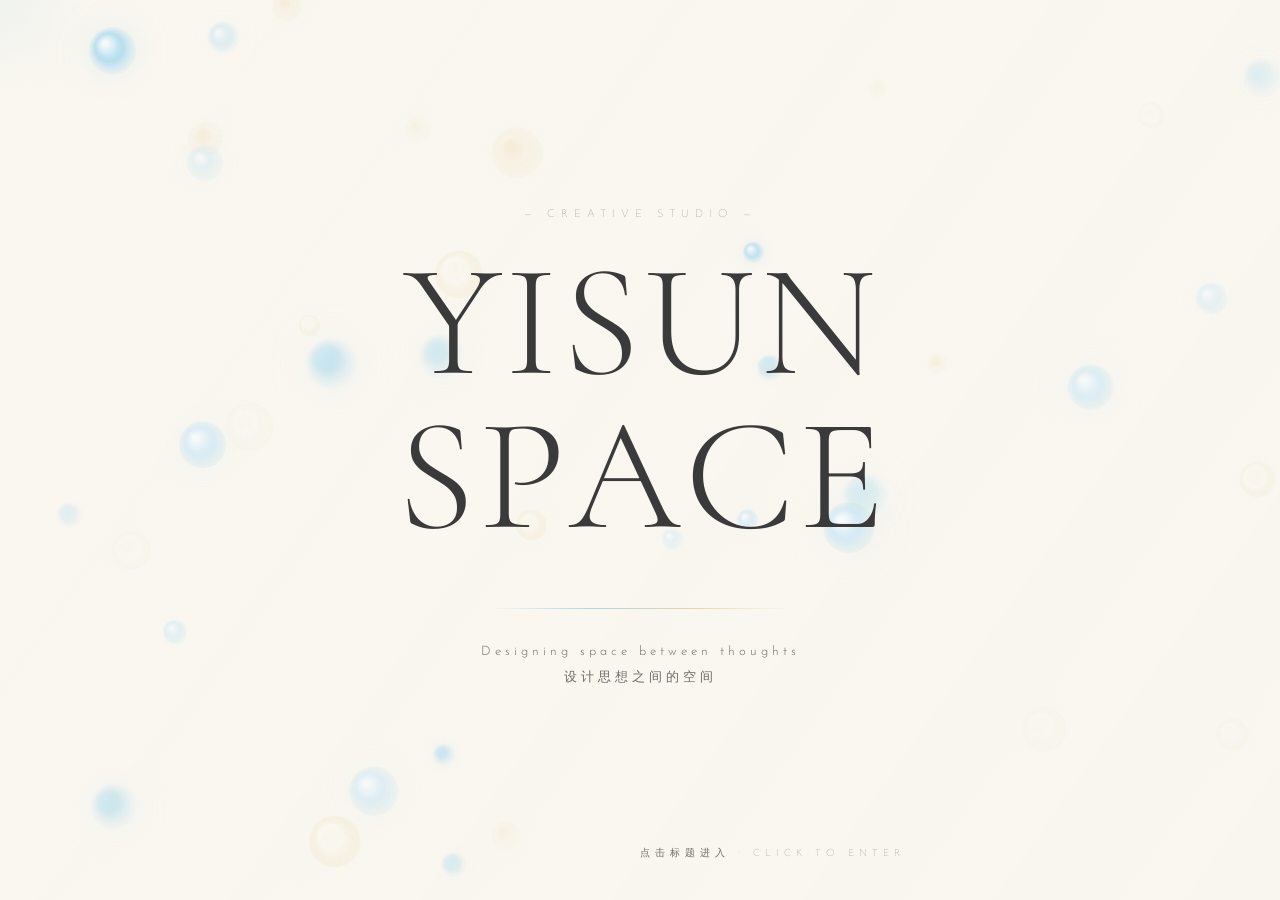
<file: index.html>
<!DOCTYPE html>
<html lang="zh">
<head>
<meta charset="UTF-8">
<meta name="viewport" content="width=device-width, initial-scale=1.0">
<title>YISUN SPACE</title>
<link href="https://fonts.googleapis.com/css2?family=Cormorant+Garamond:wght@300;400;600&family=Josefin+Sans:wght@100;300;400&display=swap" rel="stylesheet">
<style>
  :root {
    --cream: #FAF7F0;
    --rice: #F5EDD8;
    --sky: #A8D8EA;
    --cerulean: #87CEEB;
    --azure: #B8E0F7;
    --pale-blue: #D6EAF8;
    --warm-gold: #E8D5A3;
    --soft-sand: #EDE0C4;
    --ink: #3A3A3A;
    --light-ink: #6B6B6B;
  }

  * { margin: 0; padding: 0; box-sizing: border-box; }

  body {
    background: var(--cream);
    font-family: 'Josefin Sans', sans-serif;
    overflow-x: hidden;
    min-height: 100vh;
  }

  #marbleCanvas {
    position: fixed;
    top: 0; left: 0;
    width: 100%; height: 100%;
    z-index: 0;
    pointer-events: none;
  }

  .container {
    position: relative;
    z-index: 10;
    min-height: 100vh;
    display: flex;
    flex-direction: column;
    align-items: center;
    justify-content: center;
    padding: 40px 20px;
  }

  .subtitle {
    font-family: 'Josefin Sans', sans-serif;
    font-weight: 100;
    font-size: 11px;
    letter-spacing: 6px;
    color: var(--light-ink);
    text-transform: uppercase;
    margin-bottom: 30px;
    opacity: 0;
    animation: fadeUp 1s ease 0.5s forwards;
  }

  .hero-title {
    display: flex;
    flex-direction: column;
    align-items: center;
    gap: 10px;
    margin-bottom: 40px;
    cursor: pointer;
  }

  .word {
    display: flex;
    gap: 4px;
  }

  .letter {
    font-family: 'Cormorant Garamond', serif;
    font-weight: 300;
    font-size: clamp(72px, 14vw, 160px);
    color: var(--ink);
    display: inline-block;
    opacity: 0;
    transform: translateY(40px);
    animation: letterRise 0.7s cubic-bezier(0.16, 1, 0.3, 1) forwards;
    position: relative;
    line-height: 0.9;
    cursor: pointer;
    transition: color 0.3s ease;
  }

  .letter:hover { color: var(--sky); }

  .word:first-child .letter:nth-child(1) { animation-delay: 0.1s; }
  .word:first-child .letter:nth-child(2) { animation-delay: 0.18s; }
  .word:first-child .letter:nth-child(3) { animation-delay: 0.26s; }
  .word:first-child .letter:nth-child(4) { animation-delay: 0.34s; }
  .word:first-child .letter:nth-child(5) { animation-delay: 0.42s; }
  .word:last-child .letter:nth-child(1)  { animation-delay: 0.56s; }
  .word:last-child .letter:nth-child(2)  { animation-delay: 0.64s; }
  .word:last-child .letter:nth-child(3)  { animation-delay: 0.72s; }
  .word:last-child .letter:nth-child(4)  { animation-delay: 0.80s; }
  .word:last-child .letter:nth-child(5)  { animation-delay: 0.88s; }

  .divider {
    width: 0;
    height: 1px;
    background: linear-gradient(90deg, transparent, var(--sky), var(--warm-gold), transparent);
    margin: 20px auto 30px;
    animation: expandLine 1.2s ease 1.2s forwards;
  }

  .tagline {
    font-family: 'Josefin Sans', sans-serif;
    font-weight: 300;
    font-size: 13px;
    letter-spacing: 4px;
    color: var(--light-ink);
    opacity: 0;
    animation: fadeUp 1s ease 1.4s forwards;
    text-align: center;
    line-height: 2;
  }

  /* Enter hint */
  .enter-hint {
    position: fixed;
    bottom: 40px;
    left: 50%;
    transform: translateX(-50%);
    font-family: 'Josefin Sans', sans-serif;
    font-weight: 100;
    font-size: 10px;
    letter-spacing: 5px;
    color: var(--light-ink);
    opacity: 0;
    animation: fadeUp 1s ease 2s forwards;
    text-transform: uppercase;
    z-index: 10;
  }

  .orbs-container {
    position: fixed;
    top: 0; left: 0;
    width: 100%; height: 100%;
    pointer-events: none;
    z-index: 1;
  }

  .cursor-glow {
    position: fixed;
    width: 200px;
    height: 200px;
    border-radius: 50%;
    background: radial-gradient(circle, rgba(168,216,234,0.12) 0%, transparent 70%);
    pointer-events: none;
    z-index: 5;
    transform: translate(-50%, -50%);
    transition: transform 0.1s ease;
  }

  @keyframes letterRise {
    to { opacity: 1; transform: translateY(0); }
  }
  @keyframes fadeUp {
    to { opacity: 1; transform: translateY(0); }
  }
  @keyframes expandLine {
    to { width: 300px; }
  }
  @keyframes float {
    0%   { transform: translateY(100vh) scale(0); opacity: 0; }
    10%  { opacity: 0.18; }
    90%  { opacity: 0.18; }
    100% { transform: translateY(-100px) scale(1); opacity: 0; }
  }
</style>
</head>
<body>

<canvas id="marbleCanvas"></canvas>
<div class="cursor-glow" id="cursorGlow"></div>
<div class="orbs-container" id="orbsContainer"></div>

<div class="container">
  <p class="subtitle">— Creative Studio —</p>

  <div class="hero-title" id="heroTitle">
    <div class="word">
      <span class="letter">Y</span>
      <span class="letter">I</span>
      <span class="letter">S</span>
      <span class="letter">U</span>
      <span class="letter">N</span>
    </div>
    <div class="word">
      <span class="letter">S</span>
      <span class="letter">P</span>
      <span class="letter">A</span>
      <span class="letter">C</span>
      <span class="letter">E</span>
    </div>
  </div>

  <div class="divider"></div>

  <p class="tagline">
    Designing space between thoughts<br>
    设计思想之间的空间
  </p>
</div>

<p class="enter-hint">点击标题进入 · click to enter</p>

<script>
// ===== MARBLE CANVAS =====
const canvas = document.getElementById('marbleCanvas');
const ctx = canvas.getContext('2d');

function resize() {
  canvas.width = window.innerWidth;
  canvas.height = window.innerHeight;
}
resize();
window.addEventListener('resize', resize);

const COLORS = [
  ['#A8D8EA','#D6EAF8','#87CEEB'],
  ['#F5EDD8','#EDE0C4','#E8D5A3'],
  ['#B8E0F7','#A8D8EA','#ffffff'],
  ['#FAF7F0','#E8D5A3','#F5EDD8'],
  ['#87CEEB','#B8E0F7','#ffffff'],
];

class Marble {
  constructor() { this.reset(true); }
  reset(init = false) {
    this.r  = Math.random() * 18 + 8;
    this.x  = Math.random() * canvas.width;
    this.y  = init ? Math.random() * canvas.height : canvas.height + this.r + 10;
    this.vx = (Math.random() - 0.5) * 0.8;
    this.vy = -(Math.random() * 1.2 + 0.4);
    this.colors = COLORS[Math.floor(Math.random() * COLORS.length)];
    this.opacity = Math.random() * 0.45 + 0.15;
    this.shimmer = Math.random() * Math.PI * 2;
    this.shimmerSpeed = Math.random() * 0.02 + 0.01;
  }
  draw() {
    this.shimmer += this.shimmerSpeed;
    const shimOffset = Math.sin(this.shimmer) * 0.1;
    const g = ctx.createRadialGradient(
      this.x - this.r * 0.3, this.y - this.r * 0.3, this.r * 0.1,
      this.x, this.y, this.r
    );
    g.addColorStop(0, this.colors[2] + 'FF');
    g.addColorStop(0.5 + shimOffset, this.colors[0] + 'CC');
    g.addColorStop(1, this.colors[1] + '44');
    ctx.save();
    ctx.globalAlpha = this.opacity;
    ctx.shadowColor = this.colors[0];
    ctx.shadowBlur  = this.r * 1.5;
    ctx.beginPath();
    ctx.arc(this.x, this.y, this.r, 0, Math.PI * 2);
    ctx.fillStyle = g;
    ctx.fill();
    ctx.shadowBlur = 0;
    const sg = ctx.createRadialGradient(
      this.x - this.r * 0.35, this.y - this.r * 0.35, 0,
      this.x - this.r * 0.25, this.y - this.r * 0.25, this.r * 0.5
    );
    sg.addColorStop(0, 'rgba(255,255,255,0.7)');
    sg.addColorStop(1, 'rgba(255,255,255,0)');
    ctx.beginPath();
    ctx.arc(this.x, this.y, this.r, 0, Math.PI * 2);
    ctx.fillStyle = sg;
    ctx.fill();
    ctx.restore();
    this.x += this.vx;
    this.y += this.vy;
    if (this.x - this.r < 0 || this.x + this.r > canvas.width) this.vx *= -1;
    if (this.y + this.r < -50) this.reset();
  }
}

const marbles = Array.from({ length: 38 }, () => new Marble());

function animate() {
  ctx.clearRect(0, 0, canvas.width, canvas.height);
  const bg = ctx.createLinearGradient(0, 0, canvas.width, canvas.height);
  bg.addColorStop(0, 'rgba(250,247,240,0)');
  bg.addColorStop(1, 'rgba(214,234,248,0.04)');
  ctx.fillStyle = bg;
  ctx.fillRect(0, 0, canvas.width, canvas.height);
  marbles.forEach(m => m.draw());
  requestAnimationFrame(animate);
}
animate();

// ===== CURSOR GLOW =====
const glow = document.getElementById('cursorGlow');
document.addEventListener('mousemove', e => {
  glow.style.left = e.clientX + 'px';
  glow.style.top  = e.clientY + 'px';
});

// ===== HERO TITLE CLICK → /gateway/ =====
document.getElementById('heroTitle').addEventListener('click', () => {
  window.location.href = '/gateway/';
});

// ===== LETTER HOVER magnetic effect =====
document.querySelectorAll('.letter').forEach(el => {
  el.addEventListener('mousemove', e => {
    const rect = el.getBoundingClientRect();
    const cx = rect.left + rect.width / 2;
    const cy = rect.top  + rect.height / 2;
    const dx = (e.clientX - cx) / rect.width  * 12;
    const dy = (e.clientY - cy) / rect.height * 12;
    el.style.transform  = `translate(${dx}px, ${dy}px) scale(1.05)`;
    el.style.transition = 'transform 0.1s ease, color 0.3s ease';
  });
  el.addEventListener('mouseleave', () => {
    el.style.transform  = '';
    el.style.transition = 'transform 0.4s cubic-bezier(0.34,1.56,0.64,1), color 0.3s ease';
  });
});
</script>
</body>
</html>
</file>
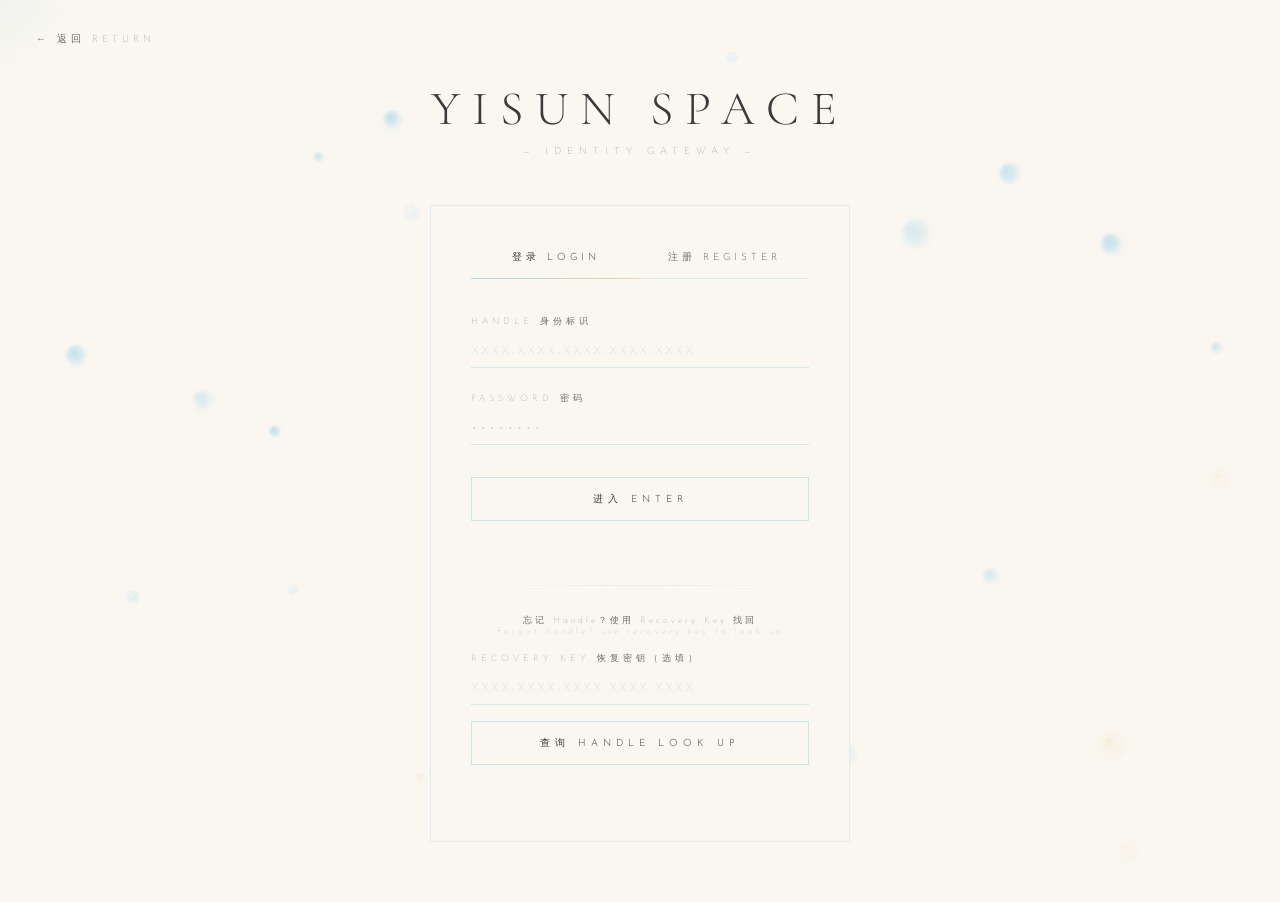
<file: app/index.html>
<!DOCTYPE html>
<html lang="zh">
<head>
<meta charset="UTF-8">
<meta name="viewport" content="width=device-width, initial-scale=1.0">
<title>YISUN SPACE — App</title>
<link href="https://fonts.googleapis.com/css2?family=Cormorant+Garamond:wght@300;400;600&family=Josefin+Sans:wght@100;300;400&display=swap" rel="stylesheet">
<style>
  :root {
    --cream: #FAF7F0;
    --sky: #A8D8EA;
    --cerulean: #87CEEB;
    --warm-gold: #E8D5A3;
    --ink: #3A3A3A;
    --light-ink: #6B6B6B;
  }

  * { margin: 0; padding: 0; box-sizing: border-box; }

  body {
    background: var(--cream);
    font-family: 'Josefin Sans', sans-serif;
    overflow-x: hidden;
    min-height: 100vh;
  }

  #marbleCanvas {
    position: fixed;
    top: 0; left: 0;
    width: 100%; height: 100%;
    z-index: 0;
    pointer-events: none;
  }

  .cursor-glow {
    position: fixed;
    width: 180px; height: 180px;
    border-radius: 50%;
    background: radial-gradient(circle, rgba(168,216,234,0.08) 0%, transparent 70%);
    pointer-events: none;
    z-index: 5;
    transform: translate(-50%, -50%);
  }

  /* Top bar */
  .topbar {
    position: fixed;
    top: 0; left: 0; right: 0;
    z-index: 20;
    display: flex;
    align-items: center;
    justify-content: space-between;
    padding: 24px 36px;
    background: rgba(250,247,240,0.7);
    backdrop-filter: blur(12px);
    border-bottom: 1px solid rgba(168,216,234,0.15);
    opacity: 0;
    animation: fadeIn 0.6s ease 0.4s forwards;
  }

  .topbar-logo {
    font-family: 'Cormorant Garamond', serif;
    font-weight: 300;
    font-size: 18px;
    letter-spacing: 8px;
    color: var(--ink);
    text-transform: uppercase;
  }

  .topbar-right {
    display: flex;
    align-items: center;
    gap: 24px;
  }

  .user-handle {
    font-family: 'Josefin Sans', sans-serif;
    font-weight: 100;
    font-size: 9px;
    letter-spacing: 3px;
    color: var(--light-ink);
    text-transform: uppercase;
  }

  .logout-btn {
    background: none;
    border: 1px solid rgba(168,216,234,0.4);
    font-family: 'Josefin Sans', sans-serif;
    font-weight: 100;
    font-size: 8px;
    letter-spacing: 3px;
    text-transform: uppercase;
    color: var(--light-ink);
    padding: 6px 12px;
    cursor: pointer;
    transition: all 0.3s ease;
  }

  .logout-btn:hover { border-color: var(--sky); color: var(--ink); }

  /* Main */
  .container {
    position: relative;
    z-index: 10;
    min-height: 100vh;
    display: flex;
    flex-direction: column;
    align-items: center;
    justify-content: center;
    padding: 100px 20px 60px;
  }

  .greeting {
    font-family: 'Cormorant Garamond', serif;
    font-weight: 300;
    font-size: clamp(36px, 7vw, 72px);
    color: var(--ink);
    letter-spacing: 6px;
    text-align: center;
    opacity: 0;
    animation: fadeUp 0.8s ease 0.6s forwards;
    margin-bottom: 12px;
  }

  .greeting-sub {
    font-family: 'Josefin Sans', sans-serif;
    font-weight: 100;
    font-size: 10px;
    letter-spacing: 5px;
    color: var(--light-ink);
    text-transform: uppercase;
    text-align: center;
    opacity: 0;
    animation: fadeUp 0.8s ease 0.8s forwards;
    margin-bottom: 60px;
  }

  .divider {
    width: 200px;
    height: 1px;
    background: linear-gradient(90deg, transparent, var(--sky), var(--warm-gold), transparent);
    margin: 0 auto 60px;
    opacity: 0;
    animation: fadeIn 1s ease 1s forwards;
  }

  /* Space grid — placeholder for future sub-domains */
  .space-grid {
    display: grid;
    grid-template-columns: repeat(auto-fit, minmax(200px, 1fr));
    gap: 20px;
    width: 100%;
    max-width: 700px;
    opacity: 0;
    animation: fadeUp 0.8s ease 1.1s forwards;
  }

  .space-card {
    border: 1px solid rgba(168,216,234,0.25);
    background: rgba(250,247,240,0.6);
    backdrop-filter: blur(8px);
    padding: 32px 28px;
    transition: all 0.3s ease;
    cursor: default;
    position: relative;
    overflow: hidden;
  }

  .space-card.coming-soon {
    opacity: 0.5;
  }

  .space-card::before {
    content: '';
    position: absolute;
    top: 0; left: -100%;
    width: 100%; height: 100%;
    background: linear-gradient(90deg, transparent, rgba(168,216,234,0.08), transparent);
    transition: left 0.6s ease;
  }

  .space-card:hover::before { left: 100%; }

  .space-card:hover {
    border-color: rgba(168,216,234,0.5);
  }

  .card-tag {
    font-family: 'Josefin Sans', sans-serif;
    font-weight: 100;
    font-size: 8px;
    letter-spacing: 4px;
    color: var(--cerulean);
    text-transform: uppercase;
    margin-bottom: 12px;
  }

  .card-title {
    font-family: 'Cormorant Garamond', serif;
    font-weight: 300;
    font-size: 22px;
    color: var(--ink);
    letter-spacing: 2px;
    margin-bottom: 8px;
  }

  .card-desc {
    font-family: 'Josefin Sans', sans-serif;
    font-weight: 100;
    font-size: 9px;
    letter-spacing: 2px;
    color: var(--light-ink);
    line-height: 1.8;
  }

  /* Profile section */
  .profile-section {
    width: 100%;
    max-width: 700px;
    margin-top: 40px;
    opacity: 0;
    animation: fadeUp 0.8s ease 1.3s forwards;
  }

  .profile-label {
    font-family: 'Josefin Sans', sans-serif;
    font-weight: 100;
    font-size: 9px;
    letter-spacing: 5px;
    text-transform: uppercase;
    color: var(--light-ink);
    margin-bottom: 12px;
  }

  .profile-card {
    border: 1px solid rgba(168,216,234,0.2);
    background: rgba(250,247,240,0.6);
    backdrop-filter: blur(8px);
    padding: 24px 28px;
    display: flex;
    align-items: center;
    justify-content: space-between;
    flex-wrap: wrap;
    gap: 16px;
  }

  .profile-info {
    display: flex;
    flex-direction: column;
    gap: 6px;
  }

  .profile-handle {
    font-family: 'Cormorant Garamond', serif;
    font-weight: 400;
    font-size: 18px;
    color: var(--ink);
    letter-spacing: 3px;
  }

  .profile-public {
    font-family: 'Josefin Sans', sans-serif;
    font-weight: 100;
    font-size: 9px;
    letter-spacing: 3px;
    color: var(--light-ink);
  }

  .set-handle-form {
    display: flex;
    gap: 10px;
    align-items: center;
  }

  .set-handle-input {
    background: transparent;
    border: none;
    border-bottom: 1px solid rgba(168,216,234,0.4);
    font-family: 'Josefin Sans', sans-serif;
    font-weight: 300;
    font-size: 12px;
    letter-spacing: 2px;
    color: var(--ink);
    padding: 4px 0;
    width: 140px;
    outline: none;
    transition: border-color 0.3s;
  }

  .set-handle-input:focus { border-bottom-color: var(--sky); }
  .set-handle-input::placeholder { color: rgba(107,107,107,0.3); font-weight: 100; }

  .set-handle-btn {
    background: none;
    border: 1px solid rgba(168,216,234,0.4);
    font-family: 'Josefin Sans', sans-serif;
    font-weight: 100;
    font-size: 8px;
    letter-spacing: 3px;
    text-transform: uppercase;
    color: var(--light-ink);
    padding: 6px 12px;
    cursor: pointer;
    transition: all 0.3s ease;
    white-space: nowrap;
  }

  .set-handle-btn:hover { border-color: var(--sky); color: var(--ink); }

  .set-handle-msg {
    font-family: 'Josefin Sans', sans-serif;
    font-weight: 100;
    font-size: 9px;
    letter-spacing: 2px;
    color: var(--light-ink);
    margin-top: 8px;
    min-height: 14px;
  }

  .set-handle-msg.error   { color: #C0776A; }
  .set-handle-msg.success { color: #7AAF8A; }

  @keyframes fadeIn { to { opacity: 1; } }
  @keyframes fadeUp {
    from { opacity: 0; transform: translateY(16px); }
    to   { opacity: 1; transform: translateY(0); }
  }
  @keyframes spin { to { transform: rotate(360deg); } }
</style>
</head>
<body>

<canvas id="marbleCanvas"></canvas>
<div class="cursor-glow" id="cursorGlow"></div>

<!-- Top bar -->
<div class="topbar">
  <span class="topbar-logo">Yisun Space</span>
  <div class="topbar-right">
    <span class="user-handle" id="topHandle">—</span>
    <button class="logout-btn" onclick="doLogout()">登出 Logout</button>
  </div>
</div>

<!-- Main -->
<div class="container">
  <h1 class="greeting" id="greeting">Welcome</h1>
  <p class="greeting-sub">你已进入 YISUN SPACE · you have entered</p>

  <div class="divider"></div>

  <!-- Space cards — future sub-domains go here -->
  <div class="space-grid">
    <div class="space-card coming-soon">
      <p class="card-tag">Coming Soon</p>
      <p class="card-title">Space 01</p>
      <p class="card-desc">即将开放<br>More spaces arriving</p>
    </div>
    <div class="space-card coming-soon">
      <p class="card-tag">Coming Soon</p>
      <p class="card-title">Space 02</p>
      <p class="card-desc">即将开放<br>More spaces arriving</p>
    </div>
  </div>

  <!-- Profile -->
  <div class="profile-section">
    <p class="profile-label">Identity · 身份</p>
    <div class="profile-card">
      <div class="profile-info">
        <p class="profile-handle" id="profileHandle">—</p>
        <p class="profile-public" id="profilePublic">public handle 未设置</p>
      </div>
      <div>
        <div class="set-handle-form">
          <input class="set-handle-input" type="text" id="publicHandleInput" placeholder="设置展示名" maxlength="20" autocomplete="off">
          <button class="set-handle-btn" onclick="setPublicHandle()">设置 Set</button>
        </div>
        <p class="set-handle-msg" id="setHandleMsg"></p>
      </div>
    </div>
  </div>
</div>

<script>
const API = 'https://apii.yisun.space';

// ── Auth guard ─────────────────────────────────────────────────
async function init() {
  const token = sessionStorage.getItem('ys_token');
  if (!token) {
    window.location.href = '/gateway/';
    return;
  }

  try {
    const res  = await fetch(API + '/me', {
      headers: { 'Authorization': 'Bearer ' + token }
    });

    if (!res.ok) {
      sessionStorage.removeItem('ys_token');
      window.location.href = '/gateway/';
      return;
    }

    const data = await res.json();
    const user = data.user;

    // Populate UI
    const displayName = user.public_handle || user.handle;
    document.getElementById('greeting').textContent    = 'Welcome';
    document.getElementById('topHandle').textContent   = user.public_handle || user.handle;
    document.getElementById('profileHandle').textContent = user.handle;
    document.getElementById('profilePublic').textContent = user.public_handle
      ? '@ ' + user.public_handle
      : 'public handle 未设置 · not set';

    if (user.public_handle) {
      document.getElementById('publicHandleInput').value = user.public_handle;
    }

  } catch (_) {
    window.location.href = '/gateway/';
  }
}

// ── Set public handle ──────────────────────────────────────────
async function setPublicHandle() {
  const token = sessionStorage.getItem('ys_token');
  const value = document.getElementById('publicHandleInput').value.trim();
  const msg   = document.getElementById('setHandleMsg');

  if (!value) { setMsg(msg, '请输入展示名 · enter a name', 'error'); return; }

  msg.textContent = ''; msg.className = 'set-handle-msg';

  try {
    const res  = await fetch(API + '/handle', {
      method: 'POST',
      headers: { 'Content-Type': 'application/json', 'Authorization': 'Bearer ' + token },
      body: JSON.stringify({ public_handle: value })
    });
    const data = await res.json();

    if (res.ok) {
      setMsg(msg, '已更新 · updated', 'success');
      document.getElementById('topHandle').textContent   = data.public_handle;
      document.getElementById('profilePublic').textContent = '@ ' + data.public_handle;
    } else if (data.error === 'handle_unavailable') {
      setMsg(msg, '该名称已被占用 · name taken', 'error');
    } else if (data.error === 'invalid_handle') {
      setMsg(msg, '格式不符（3-20位字母数字下划线）· invalid format', 'error');
    } else {
      setMsg(msg, '更新失败 · update failed', 'error');
    }
  } catch (_) {
    setMsg(msg, '网络错误 · network error', 'error');
  }
}

function setMsg(el, text, type) {
  el.textContent = text;
  el.className   = 'set-handle-msg ' + type;
}

// ── Logout ─────────────────────────────────────────────────────
async function doLogout() {
  const token = sessionStorage.getItem('ys_token');
  if (!token) { window.location.href = '/gateway/'; return; }

  try {
    await fetch(API + '/logout', {
      method: 'POST',
      headers: { 'Authorization': 'Bearer ' + token }
    });
  } catch (_) {}

  sessionStorage.removeItem('ys_token');
  window.location.href = '/gateway/';
}

// Enter key for handle input
document.addEventListener('DOMContentLoaded', () => {
  document.getElementById('publicHandleInput').addEventListener('keydown', e => {
    if (e.key === 'Enter') setPublicHandle();
  });
});

init();

// ── Marble canvas ──────────────────────────────────────────────
const canvas = document.getElementById('marbleCanvas');
const ctx    = canvas.getContext('2d');

function resize() { canvas.width = window.innerWidth; canvas.height = window.innerHeight; }
resize();
window.addEventListener('resize', resize);

const COLORS = [
  ['#A8D8EA','#D6EAF8','#87CEEB'],
  ['#F5EDD8','#EDE0C4','#E8D5A3'],
  ['#B8E0F7','#A8D8EA','#ffffff'],
];

class Marble {
  constructor() { this.reset(true); }
  reset(init = false) {
    this.r  = Math.random() * 16 + 6;
    this.x  = Math.random() * canvas.width;
    this.y  = init ? Math.random() * canvas.height : canvas.height + this.r;
    this.vx = (Math.random() - 0.5) * 0.7;
    this.vy = -(Math.random() * 1.1 + 0.3);
    this.colors  = COLORS[Math.floor(Math.random() * COLORS.length)];
    this.opacity = Math.random() * 0.35 + 0.1;
    this.shimmer = Math.random() * Math.PI * 2;
  }
  draw() {
    this.shimmer += 0.015;
    const g = ctx.createRadialGradient(
      this.x - this.r * 0.3, this.y - this.r * 0.3, this.r * 0.1,
      this.x, this.y, this.r
    );
    g.addColorStop(0, this.colors[2] + 'FF');
    g.addColorStop(0.5, this.colors[0] + 'CC');
    g.addColorStop(1, this.colors[1] + '44');
    ctx.save();
    ctx.globalAlpha = this.opacity;
    ctx.shadowColor = this.colors[0];
    ctx.shadowBlur  = this.r * 1.2;
    ctx.beginPath();
    ctx.arc(this.x, this.y, this.r, 0, Math.PI * 2);
    ctx.fillStyle = g;
    ctx.fill();
    ctx.restore();
    this.x += this.vx;
    this.y += this.vy;
    if (this.x - this.r < 0 || this.x + this.r > canvas.width) this.vx *= -1;
    if (this.y + this.r < -20) this.reset();
  }
}

const marbles = Array.from({ length: 30 }, () => new Marble());
function animate() {
  ctx.clearRect(0, 0, canvas.width, canvas.height);
  marbles.forEach(m => m.draw());
  requestAnimationFrame(animate);
}
animate();

const glow = document.getElementById('cursorGlow');
document.addEventListener('mousemove', e => {
  glow.style.left = e.clientX + 'px';
  glow.style.top  = e.clientY + 'px';
});
</script>
</body>
</html>
</file>
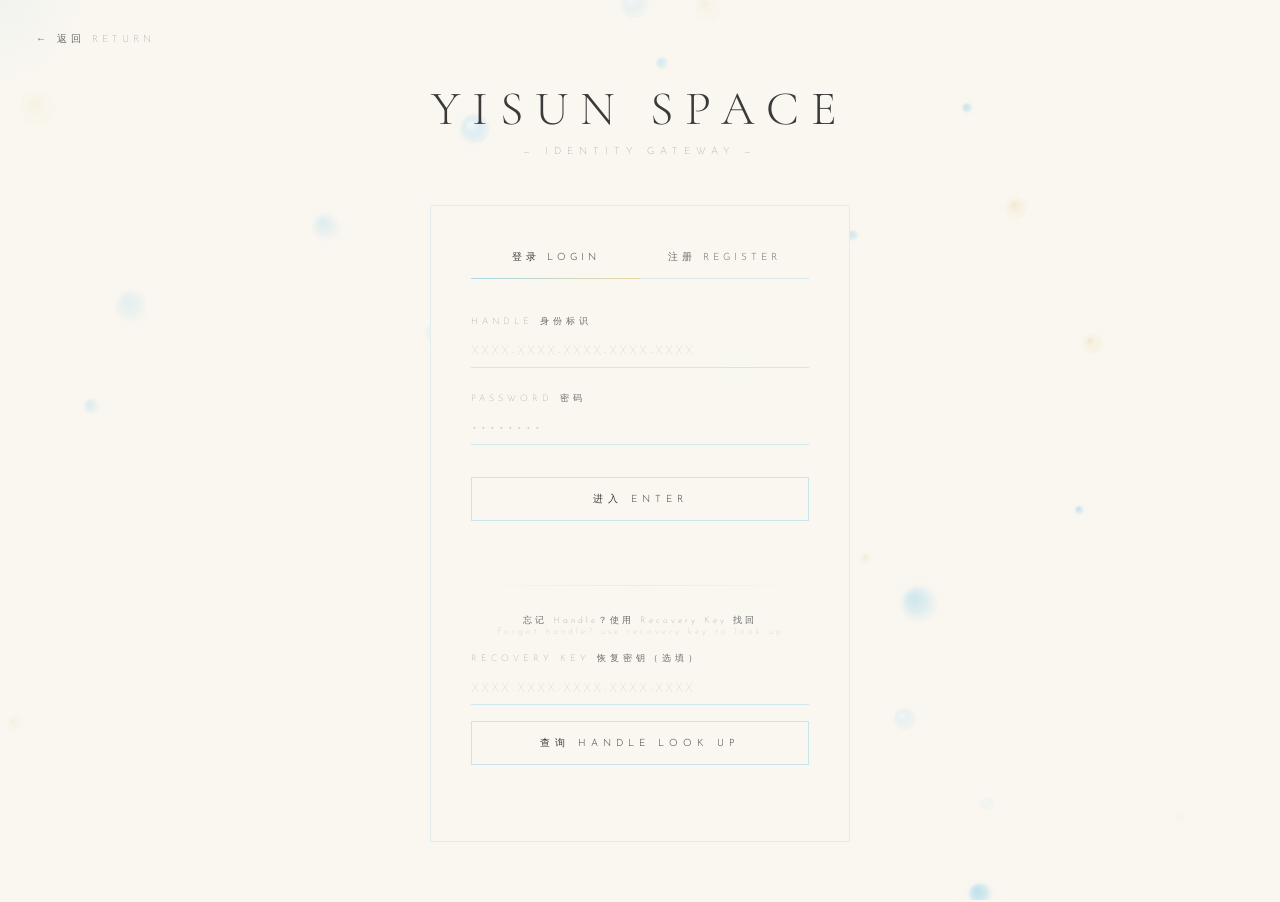
<file: gateway/index.html>
<!DOCTYPE html>
<html lang="zh">
<head>
<meta charset="UTF-8">
<meta name="viewport" content="width=device-width, initial-scale=1.0">
<title>YISUN SPACE — Enter</title>
<link href="https://fonts.googleapis.com/css2?family=Cormorant+Garamond:wght@300;400;600&family=Josefin+Sans:wght@100;300;400&display=swap" rel="stylesheet">
<style>
  :root {
    --cream: #FAF7F0;
    --sky: #A8D8EA;
    --cerulean: #87CEEB;
    --azure: #B8E0F7;
    --warm-gold: #E8D5A3;
    --soft-sand: #EDE0C4;
    --ink: #3A3A3A;
    --light-ink: #6B6B6B;
    --error: #C0776A;
    --success: #7AAF8A;
  }

  * { margin: 0; padding: 0; box-sizing: border-box; }

  body {
    background: var(--cream);
    font-family: 'Josefin Sans', sans-serif;
    overflow-x: hidden;
    min-height: 100vh;
  }

  #marbleCanvas {
    position: fixed;
    top: 0; left: 0;
    width: 100%; height: 100%;
    z-index: 0;
    pointer-events: none;
  }

  .cursor-glow {
    position: fixed;
    width: 180px; height: 180px;
    border-radius: 50%;
    background: radial-gradient(circle, rgba(168,216,234,0.1) 0%, transparent 70%);
    pointer-events: none;
    z-index: 5;
    transform: translate(-50%, -50%);
  }

  /* Back link */
  .back-link {
    position: fixed;
    top: 32px; left: 36px;
    font-family: 'Josefin Sans', sans-serif;
    font-weight: 100;
    font-size: 10px;
    letter-spacing: 4px;
    color: var(--light-ink);
    text-decoration: none;
    text-transform: uppercase;
    z-index: 20;
    opacity: 0;
    animation: fadeIn 0.8s ease 0.3s forwards;
    transition: color 0.3s ease;
  }
  .back-link:hover { color: var(--ink); }
  .back-link::before { content: '← '; }

  /* Main layout */
  .container {
    position: relative;
    z-index: 10;
    min-height: 100vh;
    display: flex;
    flex-direction: column;
    align-items: center;
    justify-content: center;
    padding: 80px 20px 60px;
  }

  /* Wordmark */
  .wordmark {
    font-family: 'Cormorant Garamond', serif;
    font-weight: 300;
    font-size: clamp(28px, 5vw, 48px);
    color: var(--ink);
    letter-spacing: 12px;
    text-transform: uppercase;
    margin-bottom: 8px;
    opacity: 0;
    animation: fadeIn 0.8s ease 0.4s forwards;
  }

  .wordmark-sub {
    font-family: 'Josefin Sans', sans-serif;
    font-weight: 100;
    font-size: 10px;
    letter-spacing: 6px;
    color: var(--light-ink);
    text-transform: uppercase;
    margin-bottom: 48px;
    opacity: 0;
    animation: fadeIn 0.8s ease 0.6s forwards;
  }

  /* Card */
  .card {
    width: 100%;
    max-width: 420px;
    background: rgba(250,247,240,0.85);
    backdrop-filter: blur(12px);
    border: 1px solid rgba(168,216,234,0.3);
    padding: 44px 40px 40px;
    opacity: 0;
    animation: fadeUp 0.8s ease 0.7s forwards;
  }

  /* Tab switcher */
  .tabs {
    display: flex;
    margin-bottom: 36px;
    border-bottom: 1px solid rgba(168,216,234,0.4);
  }

  .tab {
    flex: 1;
    background: none;
    border: none;
    font-family: 'Josefin Sans', sans-serif;
    font-weight: 300;
    font-size: 10px;
    letter-spacing: 4px;
    text-transform: uppercase;
    color: var(--light-ink);
    padding: 0 0 14px;
    cursor: pointer;
    position: relative;
    transition: color 0.3s ease;
  }

  .tab::after {
    content: '';
    position: absolute;
    bottom: -1px; left: 0;
    width: 0; height: 1px;
    background: linear-gradient(90deg, var(--sky), var(--warm-gold));
    transition: width 0.4s ease;
  }

  .tab.active { color: var(--ink); }
  .tab.active::after { width: 100%; }

  /* Form panels */
  .panel { display: none; }
  .panel.active { display: block; }

  /* Form fields */
  .field {
    margin-bottom: 24px;
  }

  .field label {
    display: block;
    font-family: 'Josefin Sans', sans-serif;
    font-weight: 100;
    font-size: 9px;
    letter-spacing: 4px;
    text-transform: uppercase;
    color: var(--light-ink);
    margin-bottom: 8px;
  }

  .field input {
    width: 100%;
    background: transparent;
    border: none;
    border-bottom: 1px solid rgba(168,216,234,0.5);
    padding: 8px 0;
    font-family: 'Josefin Sans', sans-serif;
    font-weight: 300;
    font-size: 14px;
    letter-spacing: 2px;
    color: var(--ink);
    outline: none;
    transition: border-color 0.3s ease;
  }

  .field input:focus {
    border-bottom-color: var(--sky);
  }

  .field input::placeholder {
    color: rgba(107,107,107,0.3);
    font-weight: 100;
    letter-spacing: 2px;
  }

  /* Submit button */
  .btn {
    width: 100%;
    background: transparent;
    border: 1px solid rgba(168,216,234,0.6);
    padding: 14px;
    font-family: 'Josefin Sans', sans-serif;
    font-weight: 300;
    font-size: 10px;
    letter-spacing: 5px;
    text-transform: uppercase;
    color: var(--ink);
    cursor: pointer;
    transition: all 0.3s ease;
    margin-top: 8px;
    position: relative;
    overflow: hidden;
  }

  .btn::before {
    content: '';
    position: absolute;
    top: 0; left: -100%;
    width: 100%; height: 100%;
    background: linear-gradient(90deg, transparent, rgba(168,216,234,0.15), transparent);
    transition: left 0.5s ease;
  }

  .btn:hover::before { left: 100%; }
  .btn:hover {
    border-color: var(--sky);
    color: var(--cerulean);
  }

  .btn:disabled {
    opacity: 0.4;
    cursor: not-allowed;
  }

  .btn.loading::after {
    content: '';
    display: inline-block;
    width: 10px; height: 10px;
    border: 1px solid var(--sky);
    border-top-color: transparent;
    border-radius: 50%;
    animation: spin 0.8s linear infinite;
    margin-left: 10px;
    vertical-align: middle;
  }

  /* Message */
  .message {
    margin-top: 20px;
    font-family: 'Josefin Sans', sans-serif;
    font-weight: 300;
    font-size: 10px;
    letter-spacing: 2px;
    text-align: center;
    min-height: 16px;
    transition: all 0.3s ease;
  }
  .message.error   { color: var(--error); }
  .message.success { color: var(--success); }

  /* Password note */
  .field-note {
    font-family: 'Josefin Sans', sans-serif;
    font-weight: 100;
    font-size: 9px;
    letter-spacing: 2px;
    color: rgba(107,107,107,0.5);
    margin-top: 6px;
  }

  /* Divider line in card */
  .card-divider {
    width: 100%;
    height: 1px;
    background: linear-gradient(90deg, transparent, rgba(168,216,234,0.3), transparent);
    margin: 28px 0;
  }

  @keyframes fadeIn  { to { opacity: 1; } }
  @keyframes fadeUp  {
    from { opacity: 0; transform: translateY(16px); }
    to   { opacity: 1; transform: translateY(0); }
  }
  @keyframes spin    { to { transform: rotate(360deg); } }
</style>
</head>
<body>

<canvas id="marbleCanvas"></canvas>
<div class="cursor-glow" id="cursorGlow"></div>

<a href="/" class="back-link">返回 Return</a>

<div class="container">
  <p class="wordmark">Yisun Space</p>
  <p class="wordmark-sub">— Identity Gateway —</p>

  <div class="card">
    <div class="tabs">
      <button class="tab active" id="tabLogin"    onclick="switchTab('login')">登录 Login</button>
      <button class="tab"        id="tabRegister" onclick="switchTab('register')">注册 Register</button>
    </div>

    <!-- Login panel -->
    <div class="panel active" id="panelLogin">
      <div class="field">
        <label>Handle 身份标识</label>
        <input type="text" id="loginHandle" placeholder="XXXX-XXXX-XXXX-XXXX-XXXX" autocomplete="off" spellcheck="false">
      </div>
      <div class="field">
        <label>Password 密码</label>
        <input type="password" id="loginPassword" placeholder="••••••••">
      </div>
      <button class="btn" id="btnLogin" onclick="doLogin()">进入 Enter</button>
      <p class="message" id="msgLogin"></p>

      <div class="card-divider"></div>
      <p style="font-family:'Josefin Sans',sans-serif;font-weight:100;font-size:9px;letter-spacing:3px;color:var(--light-ink);text-align:center;">
        忘记 Handle？使用 Recovery Key 找回<br>
        <span style="opacity:0.5">Forgot handle? use recovery key to look up</span>
      </p>
      <div class="field" style="margin-top:16px;margin-bottom:0;">
        <label>Recovery Key 恢复密钥（选填）</label>
        <input type="text" id="lookupKey" placeholder="XXXX-XXXX-XXXX-XXXX-XXXX" autocomplete="off" spellcheck="false">
      </div>
      <button class="btn" style="margin-top:16px;" onclick="doLookup()">查询 Handle Look up</button>
      <p class="message" id="msgLookup"></p>
    </div>

    <!-- Register panel -->
    <div class="panel" id="panelRegister">
      <div class="field">
        <label>Password 密码</label>
        <input type="password" id="regPassword" placeholder="••••••••">
        <p class="field-note">至少 8 个字符 · minimum 8 characters</p>
      </div>
      <div class="field">
        <label>Confirm Password 确认密码</label>
        <input type="password" id="regPasswordConfirm" placeholder="••••••••">
      </div>
      <button class="btn" id="btnRegister" onclick="doRegister()">创建身份 Create Identity</button>
      <p class="message" id="msgRegister"></p>
    </div>
  </div>
</div>

<script>
const API = 'https://apii.yisun.space';

// ── Tab switcher ───────────────────────────────────────────────
function switchTab(tab) {
  document.querySelectorAll('.tab').forEach(t => t.classList.remove('active'));
  document.querySelectorAll('.panel').forEach(p => p.classList.remove('active'));
  document.getElementById('tab' + tab.charAt(0).toUpperCase() + tab.slice(1)).classList.add('active');
  document.getElementById('panel' + tab.charAt(0).toUpperCase() + tab.slice(1)).classList.add('active');
  clearMessages();
}

function clearMessages() {
  ['msgLogin','msgRegister','msgLookup'].forEach(id => {
    const el = document.getElementById(id);
    if (el) { el.textContent = ''; el.className = 'message'; }
  });
}

function setMsg(id, text, type) {
  const el = document.getElementById(id);
  el.textContent = text;
  el.className = 'message ' + type;
}

function setLoading(btnId, loading) {
  const btn = document.getElementById(btnId);
  if (!btn) return;
  btn.disabled = loading;
  if (loading) btn.classList.add('loading');
  else btn.classList.remove('loading');
}

// ── Auth check on load ─────────────────────────────────────────
// If already logged in, redirect straight to /app/
window.addEventListener('DOMContentLoaded', async () => {
  const token = sessionStorage.getItem('ys_token');
  if (!token) return;
  try {
    const res = await fetch(API + '/me', {
      headers: { 'Authorization': 'Bearer ' + token }
    });
    if (res.ok) window.location.href = '/app/';
  } catch (_) {}
});

// ── Login ──────────────────────────────────────────────────────
async function doLogin() {
  const handle   = document.getElementById('loginHandle').value.trim();
  const password = document.getElementById('loginPassword').value;

  if (!handle || !password) {
    setMsg('msgLogin', '请填写所有字段 · Please fill all fields', 'error');
    return;
  }

  setLoading('btnLogin', true);
  setMsg('msgLogin', '', '');

  try {
    const res  = await fetch(API + '/login', {
      method: 'POST',
      headers: { 'Content-Type': 'application/json' },
      body: JSON.stringify({ handle, password })
    });
    const data = await res.json();

    if (res.ok) {
      sessionStorage.setItem('ys_token', data.token);
      setMsg('msgLogin', '验证成功，进入中… · Verified, entering…', 'success');
      setTimeout(() => window.location.href = '/app/', 800);
    } else {
      setMsg('msgLogin', '身份验证失败，请检查凭证 · Invalid credentials', 'error');
    }
  } catch (_) {
    setMsg('msgLogin', '网络错误，请稍后重试 · Network error', 'error');
  } finally {
    setLoading('btnLogin', false);
  }
}

// ── Recovery key lookup ────────────────────────────────────────
async function doLookup() {
  const key = document.getElementById('lookupKey').value.trim().toUpperCase();

  if (!key) {
    setMsg('msgLookup', '请输入 Recovery Key · Enter recovery key', 'error');
    return;
  }

  const btn = document.querySelector('#panelLogin .btn:nth-of-type(2)');
  if (btn) { btn.disabled = true; btn.classList.add('loading'); }
  setMsg('msgLookup', '', '');

  try {
    const res  = await fetch(API + '/recovery/lookup', {
      method: 'POST',
      headers: { 'Content-Type': 'application/json' },
      body: JSON.stringify({ recovery_key: key })
    });
    const data = await res.json();

    if (res.ok) {
      document.getElementById('loginHandle').value = data.handle;
      setMsg('msgLookup', 'Handle 已填入，请继续输入密码 · Handle found, enter your password', 'success');
    } else {
      setMsg('msgLookup', '未找到对应账号 · No account found for this key', 'error');
    }
  } catch (_) {
    setMsg('msgLookup', '网络错误，请稍后重试 · Network error', 'error');
  } finally {
    if (btn) { btn.disabled = false; btn.classList.remove('loading'); }
  }
}

// ── Register ───────────────────────────────────────────────────
async function doRegister() {
  const password        = document.getElementById('regPassword').value;
  const passwordConfirm = document.getElementById('regPasswordConfirm').value;

  if (!password || !passwordConfirm) {
    setMsg('msgRegister', '请填写所有字段 · Please fill all fields', 'error');
    return;
  }

  if (password.length < 8) {
    setMsg('msgRegister', '密码至少需要 8 个字符 · Password must be at least 8 characters', 'error');
    return;
  }

  if (password !== passwordConfirm) {
    setMsg('msgRegister', '两次密码不一致 · Passwords do not match', 'error');
    return;
  }

  setLoading('btnRegister', true);
  setMsg('msgRegister', '', '');

  try {
    const res  = await fetch(API + '/register', {
      method: 'POST',
      headers: { 'Content-Type': 'application/json' },
      body: JSON.stringify({ password })
    });
    const data = await res.json();

    if (res.ok) {
      // Store credentials temporarily for the success page
      sessionStorage.setItem('ys_token', data.token);
      sessionStorage.setItem('ys_new_handle', data.handle);
      sessionStorage.setItem('ys_new_rk', data.recovery_key);
      setMsg('msgRegister', '身份创建成功，跳转中… · Identity created, redirecting…', 'success');
      setTimeout(() => window.location.href = '/register-success/', 800);
    } else if (data.error === 'weak_password') {
      setMsg('msgRegister', '密码强度不足 · Password too weak', 'error');
    } else {
      setMsg('msgRegister', '注册失败，请稍后重试 · Registration failed', 'error');
    }
  } catch (_) {
    setMsg('msgRegister', '网络错误，请稍后重试 · Network error', 'error');
  } finally {
    setLoading('btnRegister', false);
  }
}

// Enter key support
document.addEventListener('keydown', e => {
  if (e.key !== 'Enter') return;
  const loginActive = document.getElementById('panelLogin').classList.contains('active');
  if (loginActive) doLogin();
  else doRegister();
});

// ── Marble canvas ──────────────────────────────────────────────
const canvas = document.getElementById('marbleCanvas');
const ctx    = canvas.getContext('2d');

function resize() { canvas.width = window.innerWidth; canvas.height = window.innerHeight; }
resize();
window.addEventListener('resize', resize);

const COLORS = [
  ['#A8D8EA','#D6EAF8','#87CEEB'],
  ['#F5EDD8','#EDE0C4','#E8D5A3'],
  ['#B8E0F7','#A8D8EA','#ffffff'],
];

class Marble {
  constructor() { this.reset(true); }
  reset(init = false) {
    this.r  = Math.random() * 14 + 5;
    this.x  = Math.random() * canvas.width;
    this.y  = init ? Math.random() * canvas.height : canvas.height + this.r;
    this.vx = (Math.random() - 0.5) * 0.6;
    this.vy = -(Math.random() * 1 + 0.3);
    this.colors = COLORS[Math.floor(Math.random() * COLORS.length)];
    this.opacity = Math.random() * 0.3 + 0.08;
    this.shimmer = Math.random() * Math.PI * 2;
    this.shimmerSpeed = Math.random() * 0.02 + 0.01;
  }
  draw() {
    this.shimmer += this.shimmerSpeed;
    const g = ctx.createRadialGradient(
      this.x - this.r * 0.3, this.y - this.r * 0.3, this.r * 0.1,
      this.x, this.y, this.r
    );
    g.addColorStop(0, this.colors[2] + 'FF');
    g.addColorStop(0.5 + Math.sin(this.shimmer) * 0.1, this.colors[0] + 'CC');
    g.addColorStop(1, this.colors[1] + '44');
    ctx.save();
    ctx.globalAlpha = this.opacity;
    ctx.shadowColor = this.colors[0];
    ctx.shadowBlur  = this.r;
    ctx.beginPath();
    ctx.arc(this.x, this.y, this.r, 0, Math.PI * 2);
    ctx.fillStyle = g;
    ctx.fill();
    ctx.restore();
    this.x += this.vx;
    this.y += this.vy;
    if (this.x - this.r < 0 || this.x + this.r > canvas.width) this.vx *= -1;
    if (this.y + this.r < -20) this.reset();
  }
}

const marbles = Array.from({ length: 24 }, () => new Marble());
function animate() {
  ctx.clearRect(0, 0, canvas.width, canvas.height);
  marbles.forEach(m => m.draw());
  requestAnimationFrame(animate);
}
animate();

const glow = document.getElementById('cursorGlow');
document.addEventListener('mousemove', e => {
  glow.style.left = e.clientX + 'px';
  glow.style.top  = e.clientY + 'px';
});
</script>
</body>
</html>
</file>
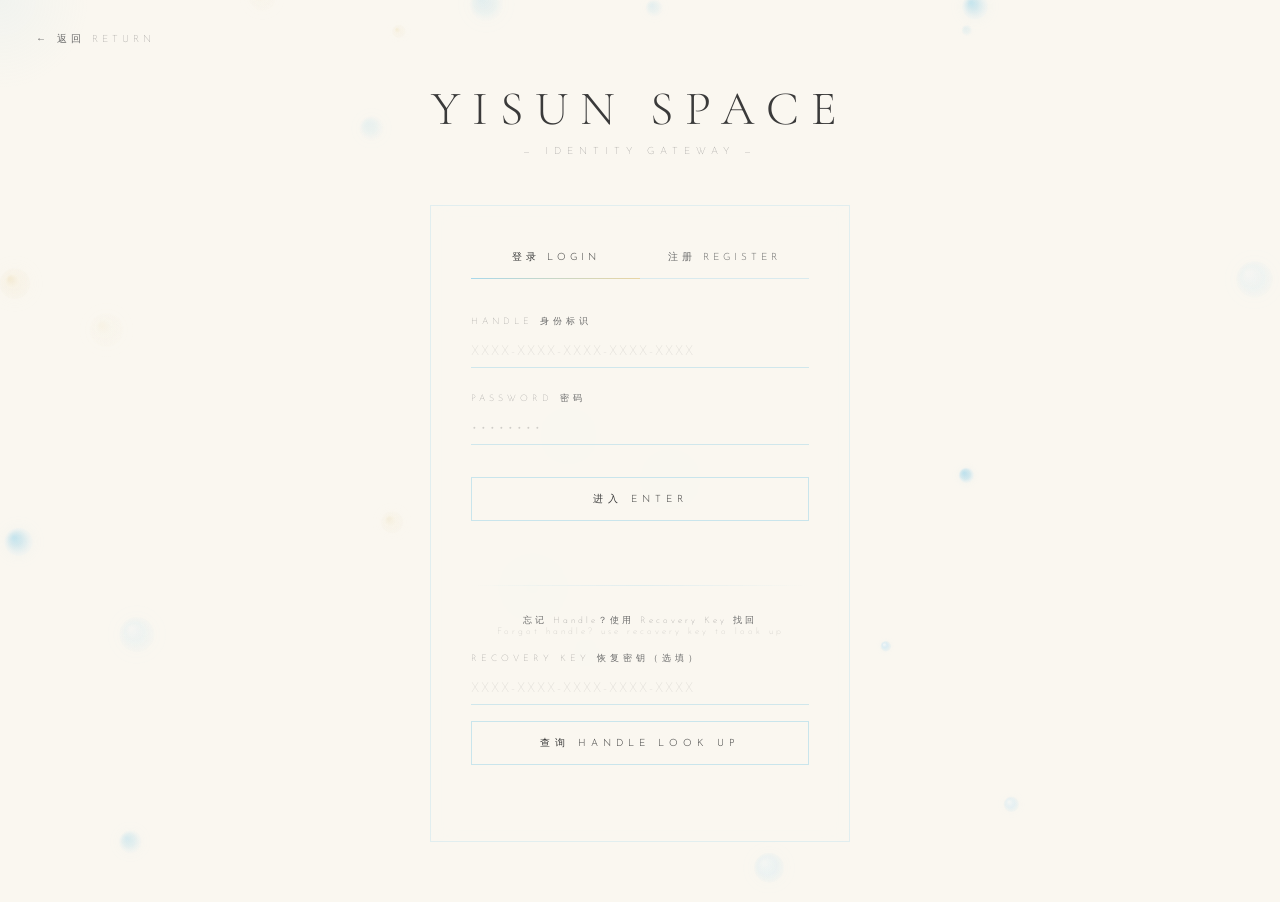
<file: register-success/index.html>
<!DOCTYPE html>
<html lang="zh">
<head>
<meta charset="UTF-8">
<meta name="viewport" content="width=device-width, initial-scale=1.0">
<title>YISUN SPACE — Identity Created</title>
<link href="https://fonts.googleapis.com/css2?family=Cormorant+Garamond:wght@300;400;600&family=Josefin+Sans:wght@100;300;400&display=swap" rel="stylesheet">
<style>
  :root {
    --cream: #FAF7F0;
    --sky: #A8D8EA;
    --cerulean: #87CEEB;
    --warm-gold: #E8D5A3;
    --ink: #3A3A3A;
    --light-ink: #6B6B6B;
    --error: #C0776A;
    --success: #7AAF8A;
    --warn: #C9A96E;
  }

  * { margin: 0; padding: 0; box-sizing: border-box; }

  body {
    background: var(--cream);
    font-family: 'Josefin Sans', sans-serif;
    overflow-x: hidden;
    min-height: 100vh;
  }

  #marbleCanvas {
    position: fixed;
    top: 0; left: 0;
    width: 100%; height: 100%;
    z-index: 0;
    pointer-events: none;
  }

  .cursor-glow {
    position: fixed;
    width: 180px; height: 180px;
    border-radius: 50%;
    background: radial-gradient(circle, rgba(168,216,234,0.08) 0%, transparent 70%);
    pointer-events: none;
    z-index: 5;
    transform: translate(-50%, -50%);
  }

  .container {
    position: relative;
    z-index: 10;
    min-height: 100vh;
    display: flex;
    flex-direction: column;
    align-items: center;
    justify-content: center;
    padding: 60px 20px;
  }

  .wordmark {
    font-family: 'Cormorant Garamond', serif;
    font-weight: 300;
    font-size: clamp(22px, 4vw, 36px);
    color: var(--ink);
    letter-spacing: 10px;
    margin-bottom: 6px;
    opacity: 0;
    animation: fadeIn 0.8s ease 0.2s forwards;
  }

  .wordmark-sub {
    font-family: 'Josefin Sans', sans-serif;
    font-weight: 100;
    font-size: 9px;
    letter-spacing: 6px;
    color: var(--light-ink);
    text-transform: uppercase;
    margin-bottom: 40px;
    opacity: 0;
    animation: fadeIn 0.8s ease 0.4s forwards;
  }

  .card {
    width: 100%;
    max-width: 480px;
    background: rgba(250,247,240,0.88);
    backdrop-filter: blur(16px);
    border: 1px solid rgba(168,216,234,0.35);
    padding: 44px 40px;
    opacity: 0;
    animation: fadeUp 0.8s ease 0.5s forwards;
  }

  /* Warning banner */
  .warn-banner {
    display: flex;
    align-items: flex-start;
    gap: 12px;
    background: rgba(201,169,110,0.08);
    border: 1px solid rgba(201,169,110,0.3);
    padding: 14px 16px;
    margin-bottom: 32px;
  }

  .warn-banner-icon {
    font-size: 16px;
    flex-shrink: 0;
    margin-top: 1px;
  }

  .warn-banner-text {
    font-family: 'Josefin Sans', sans-serif;
    font-weight: 300;
    font-size: 10px;
    letter-spacing: 1.5px;
    color: var(--warn);
    line-height: 1.8;
  }

  /* Section label */
  .section-label {
    font-family: 'Josefin Sans', sans-serif;
    font-weight: 100;
    font-size: 9px;
    letter-spacing: 5px;
    text-transform: uppercase;
    color: var(--light-ink);
    margin-bottom: 10px;
  }

  /* Credential display */
  .credential-box {
    background: rgba(168,216,234,0.06);
    border: 1px solid rgba(168,216,234,0.25);
    padding: 16px 20px;
    margin-bottom: 10px;
    position: relative;
  }

  .credential-value {
    font-family: 'Cormorant Garamond', serif;
    font-weight: 400;
    font-size: clamp(16px, 3.5vw, 22px);
    color: var(--ink);
    letter-spacing: 3px;
    word-break: break-all;
    line-height: 1.4;
    user-select: all;
  }

  .copy-btn {
    position: absolute;
    top: 12px; right: 12px;
    background: none;
    border: 1px solid rgba(168,216,234,0.4);
    font-family: 'Josefin Sans', sans-serif;
    font-weight: 100;
    font-size: 8px;
    letter-spacing: 2px;
    color: var(--light-ink);
    padding: 4px 8px;
    cursor: pointer;
    text-transform: uppercase;
    transition: all 0.3s ease;
  }

  .copy-btn:hover { border-color: var(--sky); color: var(--ink); }
  .copy-btn.copied { color: var(--success); border-color: var(--success); }

  .credential-note {
    font-family: 'Josefin Sans', sans-serif;
    font-weight: 100;
    font-size: 9px;
    letter-spacing: 2px;
    color: rgba(107,107,107,0.5);
    margin-bottom: 28px;
    line-height: 1.7;
  }

  .divider {
    width: 100%;
    height: 1px;
    background: linear-gradient(90deg, transparent, rgba(168,216,234,0.3), transparent);
    margin: 28px 0;
  }

  /* Checkboxes */
  .checks-label {
    font-family: 'Josefin Sans', sans-serif;
    font-weight: 100;
    font-size: 9px;
    letter-spacing: 5px;
    text-transform: uppercase;
    color: var(--light-ink);
    margin-bottom: 16px;
  }

  .check-item {
    display: flex;
    align-items: flex-start;
    gap: 14px;
    margin-bottom: 14px;
    cursor: pointer;
  }

  .check-item input[type="checkbox"] {
    appearance: none;
    width: 14px; height: 14px;
    border: 1px solid rgba(168,216,234,0.5);
    background: transparent;
    cursor: pointer;
    flex-shrink: 0;
    margin-top: 2px;
    position: relative;
    transition: all 0.2s ease;
  }

  .check-item input[type="checkbox"]:checked {
    background: rgba(168,216,234,0.2);
    border-color: var(--sky);
  }

  .check-item input[type="checkbox"]:checked::after {
    content: '✓';
    position: absolute;
    top: -2px; left: 1px;
    font-size: 11px;
    color: var(--cerulean);
  }

  .check-item span {
    font-family: 'Josefin Sans', sans-serif;
    font-weight: 300;
    font-size: 10px;
    letter-spacing: 1.5px;
    color: var(--ink);
    line-height: 1.7;
  }

  /* Enter button */
  .btn {
    width: 100%;
    background: transparent;
    border: 1px solid rgba(168,216,234,0.4);
    padding: 15px;
    font-family: 'Josefin Sans', sans-serif;
    font-weight: 300;
    font-size: 10px;
    letter-spacing: 5px;
    text-transform: uppercase;
    color: var(--light-ink);
    cursor: not-allowed;
    transition: all 0.3s ease;
    margin-top: 24px;
    opacity: 0.4;
    position: relative;
    overflow: hidden;
  }

  .btn.ready {
    opacity: 1;
    cursor: pointer;
    color: var(--ink);
    border-color: rgba(168,216,234,0.7);
  }

  .btn.ready::before {
    content: '';
    position: absolute;
    top: 0; left: -100%;
    width: 100%; height: 100%;
    background: linear-gradient(90deg, transparent, rgba(168,216,234,0.15), transparent);
    transition: left 0.5s ease;
  }

  .btn.ready:hover::before { left: 100%; }
  .btn.ready:hover { border-color: var(--sky); color: var(--cerulean); }

  @keyframes fadeIn { to { opacity: 1; } }
  @keyframes fadeUp {
    from { opacity: 0; transform: translateY(16px); }
    to   { opacity: 1; transform: translateY(0); }
  }
</style>
</head>
<body>

<canvas id="marbleCanvas"></canvas>
<div class="cursor-glow" id="cursorGlow"></div>

<div class="container">
  <p class="wordmark">Yisun Space</p>
  <p class="wordmark-sub">— Identity Created —</p>

  <div class="card">

    <div class="warn-banner">
      <span class="warn-banner-icon">⚠</span>
      <p class="warn-banner-text">
        以下凭证<strong>仅展示一次</strong>，离开此页面后将永久无法找回。<br>
        请立即将 Handle 与 Recovery Key 记录在安全的地方。<br>
        <span style="opacity:0.7">These credentials are shown only once. Record them now in a safe place before continuing.</span>
      </p>
    </div>

    <!-- Handle -->
    <p class="section-label">Handle · 身份标识（登录凭证）</p>
    <div class="credential-box">
      <p class="credential-value" id="displayHandle">—</p>
      <button class="copy-btn" onclick="copyValue('displayHandle', this)">Copy</button>
    </div>
    <p class="credential-note">
      这是你的唯一登录标识，系统生成，不可更改。<br>
      This is your immutable login handle, system-generated.
    </p>

    <!-- Recovery Key -->
    <p class="section-label">Recovery Key · 恢复密钥</p>
    <div class="credential-box">
      <p class="credential-value" id="displayRk">—</p>
      <button class="copy-btn" onclick="copyValue('displayRk', this)">Copy</button>
    </div>
    <p class="credential-note">
      用于找回 Handle 或重置密码，使用后自动轮换，同样不可恢复。<br>
      Used to recover handle or reset password. Rotates after use and cannot be retrieved.
    </p>

    <div class="divider"></div>

    <!-- Confirmation checkboxes -->
    <p class="checks-label">确认已保存 · Confirm you have saved</p>

    <label class="check-item">
      <input type="checkbox" id="ck1" onchange="updateBtn()">
      <span>我已将 <strong>Handle</strong> 记录在安全的地方，明白这是我的唯一登录标识。<br>
      <span style="opacity:0.5">I have saved my Handle and understand it is my only login identifier.</span></span>
    </label>

    <label class="check-item">
      <input type="checkbox" id="ck2" onchange="updateBtn()">
      <span>我已将 <strong>Recovery Key</strong> 记录在安全的地方，明白丢失后无法找回账号。<br>
      <span style="opacity:0.5">I have saved my Recovery Key and understand losing it means losing account access.</span></span>
    </label>

    <label class="check-item">
      <input type="checkbox" id="ck3" onchange="updateBtn()">
      <span>我明白此页面关闭后，以上凭证将<strong>永久消失</strong>，无人工恢复途径。<br>
      <span style="opacity:0.5">I understand these credentials will be permanently gone once I leave this page.</span></span>
    </label>

    <button class="btn" id="btnEnter" onclick="enterApp()">进入 YISUN SPACE</button>

  </div>
</div>

<script>
// ── Load credentials from sessionStorage ──────────────────────
window.addEventListener('DOMContentLoaded', () => {
  const handle = sessionStorage.getItem('ys_new_handle');
  const rk     = sessionStorage.getItem('ys_new_rk');

  if (!handle || !rk) {
    // No credentials found — redirect to gateway
    window.location.href = '/gateway/';
    return;
  }

  document.getElementById('displayHandle').textContent = handle;
  document.getElementById('displayRk').textContent     = rk;
});

// ── Copy to clipboard ──────────────────────────────────────────
async function copyValue(elId, btn) {
  const text = document.getElementById(elId).textContent;
  try {
    await navigator.clipboard.writeText(text);
    btn.textContent = 'Copied';
    btn.classList.add('copied');
    setTimeout(() => { btn.textContent = 'Copy'; btn.classList.remove('copied'); }, 2000);
  } catch (_) {}
}

// ── Enable enter button when all checkboxes checked ───────────
function updateBtn() {
  const allChecked = ['ck1','ck2','ck3'].every(id => document.getElementById(id).checked);
  const btn = document.getElementById('btnEnter');
  if (allChecked) btn.classList.add('ready');
  else btn.classList.remove('ready');
}

// ── Enter app ──────────────────────────────────────────────────
function enterApp() {
  if (!document.getElementById('btnEnter').classList.contains('ready')) return;

  // Clear one-time credentials from sessionStorage
  sessionStorage.removeItem('ys_new_handle');
  sessionStorage.removeItem('ys_new_rk');

  // token stays — user is already logged in from registration
  window.location.href = '/app/';
}

// ── Prevent back navigation to this page ──────────────────────
history.pushState(null, '', location.href);
window.addEventListener('popstate', () => {
  history.pushState(null, '', location.href);
});

// ── Marble canvas ──────────────────────────────────────────────
const canvas = document.getElementById('marbleCanvas');
const ctx    = canvas.getContext('2d');

function resize() { canvas.width = window.innerWidth; canvas.height = window.innerHeight; }
resize();
window.addEventListener('resize', resize);

const COLORS = [
  ['#A8D8EA','#D6EAF8','#87CEEB'],
  ['#F5EDD8','#EDE0C4','#E8D5A3'],
  ['#B8E0F7','#A8D8EA','#ffffff'],
];

class Marble {
  constructor() { this.reset(true); }
  reset(init = false) {
    this.r  = Math.random() * 14 + 5;
    this.x  = Math.random() * canvas.width;
    this.y  = init ? Math.random() * canvas.height : canvas.height + this.r;
    this.vx = (Math.random() - 0.5) * 0.5;
    this.vy = -(Math.random() * 0.8 + 0.2);
    this.colors  = COLORS[Math.floor(Math.random() * COLORS.length)];
    this.opacity = Math.random() * 0.25 + 0.06;
    this.shimmer = Math.random() * Math.PI * 2;
  }
  draw() {
    this.shimmer += 0.015;
    const g = ctx.createRadialGradient(
      this.x - this.r * 0.3, this.y - this.r * 0.3, this.r * 0.1,
      this.x, this.y, this.r
    );
    g.addColorStop(0, this.colors[2] + 'FF');
    g.addColorStop(0.5, this.colors[0] + 'CC');
    g.addColorStop(1, this.colors[1] + '44');
    ctx.save();
    ctx.globalAlpha = this.opacity;
    ctx.shadowColor = this.colors[0];
    ctx.shadowBlur  = this.r;
    ctx.beginPath();
    ctx.arc(this.x, this.y, this.r, 0, Math.PI * 2);
    ctx.fillStyle = g;
    ctx.fill();
    ctx.restore();
    this.x += this.vx;
    this.y += this.vy;
    if (this.x - this.r < 0 || this.x + this.r > canvas.width) this.vx *= -1;
    if (this.y + this.r < -20) this.reset();
  }
}

const marbles = Array.from({ length: 20 }, () => new Marble());
function animate() {
  ctx.clearRect(0, 0, canvas.width, canvas.height);
  marbles.forEach(m => m.draw());
  requestAnimationFrame(animate);
}
animate();

const glow = document.getElementById('cursorGlow');
document.addEventListener('mousemove', e => {
  glow.style.left = e.clientX + 'px';
  glow.style.top  = e.clientY + 'px';
});
</script>
</body>
</html>
</file>
